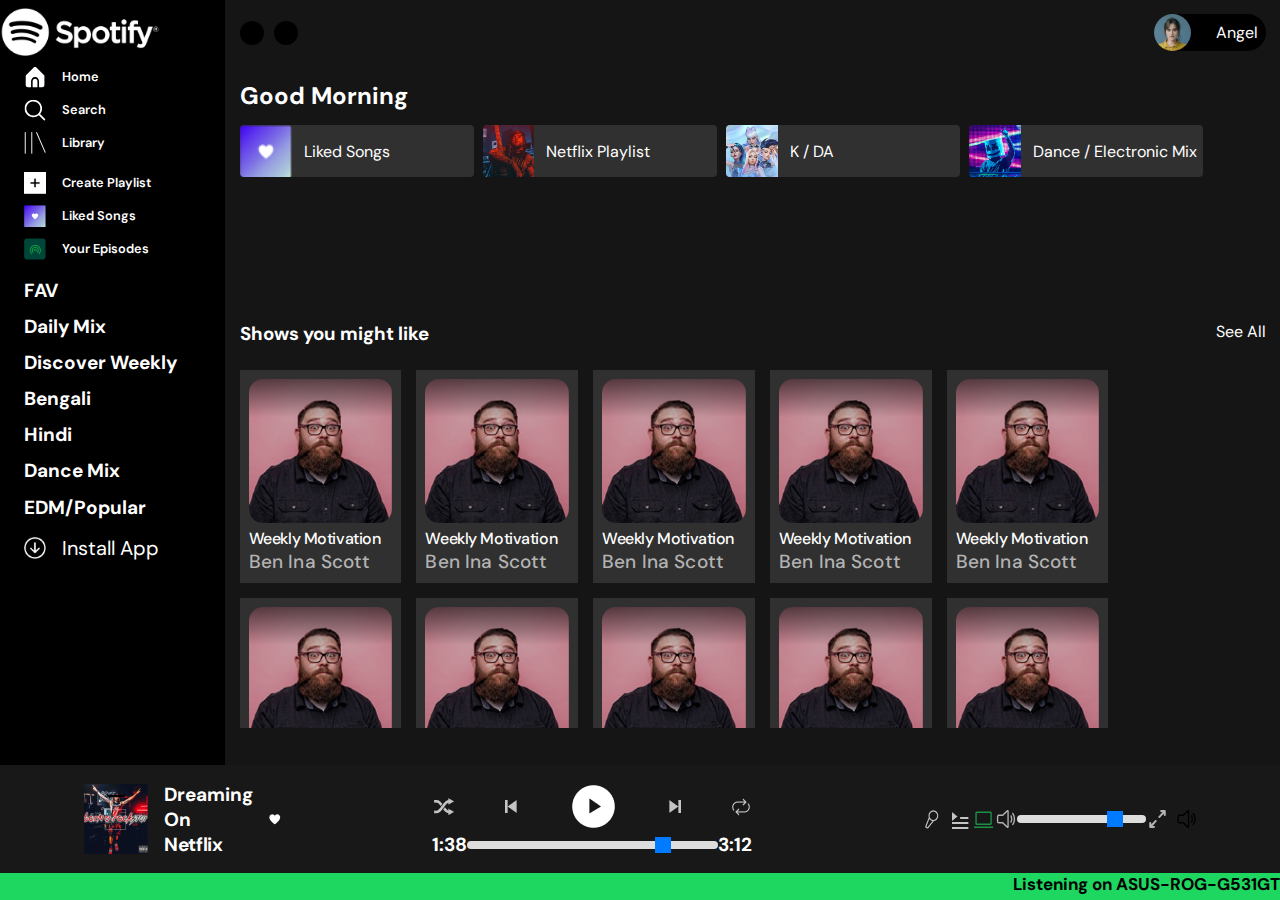
<file: index.html>
<!DOCTYPE html>
<html lang="en">
  <head>
    <meta charset="UTF-8" />
    <meta name="viewport" content="width=device-width, initial-scale=1.0" />
    <title>Spotify Clone</title>
    <link rel="stylesheet" href="./style.css" />
    <link
      href="https://cdn.jsdelivr.net/npm/bootstrap@5.0.2/dist/css/bootstrap.min.css"
      rel="stylesheet"
      integrity="sha384-EVSTQN3/azprG1Anm3QDgpJLIm9Nao0Yz1ztcQTwFspd3yD65VohhpuuCOmLASjC"
      crossorigin="anonymous"
    />
  </head>
  <body>
    <main>
      <div class="container">
        <div class="sidebars">
          <img
            id="logo"
            src="./media/Spotify_Logo_RGB_Black.png"
            alt="spotify-logo"
          />
          <!-- Sidebar - 1 -->
          <div class="topicon sidedivs">
            <div class="linkflex">
              <img src="./media/home.svg" alt="home" />
              <a href="#">Home</a>
            </div>
            <div class="linkflex">
              <img src="./media/searchh.svg" alt="searchh" />
              <a href="#">Search</a>
            </div>
            <div class="linkflex">
              <img src="./media/library.svg" alt="library" />
              <a href="#">Library</a>
            </div>
          </div>
          <!-- Sidebar - 2 -->
          <div class="album sidedivs">
            <div class="linkflex">
              <img src="./media/plus.png" alt="plus" />
              <a href="#">Create Playlist</a>
            </div>
            <div class="linkflex">
              <img src="./media/purpleheart.png" alt="purpleheart" />
              <a href="#">Liked Songs</a>
            </div>
            <div class="linkflex">
              <img src="./media/hotspot.png" alt="hotspot" />
              <a href="#">Your Episodes</a>
            </div>
          </div>
          <!-- Sidebar - 3 -->
          <div class="favalbums sidedivs">
            <a href="#"><p>FAV</p></a>
            <a href="#"><p>Daily Mix</p></a>
            <a href="#"><p>Discover Weekly</p></a>
            <a href="#"><p>Bengali</p></a>
            <a href="#"><p>Hindi</p></a>
            <a href="#"><p>Dance Mix</p></a>
            <a href="#"><p>EDM/Popular</p></a>
          </div>
          <div class="install sidedivs">
            <div class="linkflex">
              <img src="./media/install.png" alt="install" />
              <button id="install-btn">Install App</button>
            </div>
          </div>
        </div>
        <div class="main-area bg.ldark">
          <div class="head">
            <div class="greatless">
              <div class="less"></div>
              <div class="great"></div>
            </div>
            <div class="user">
              <img src="./media/user2.png" alt="user" />
              <div class="name">Angel</div>
            </div>
          </div>
          <div class="maincontent">
            <div class="mainleft">
              <h2 class="h2">Good Morning</h2>
              <div class="midcards">
                <div class="mcard">
                  <img class="simg" src="./media/purpleheart.png" alt="purpleheart" />
                  <div class="mtext">Liked Songs</div>
                </div>
                <div class="mcard">
                  <img class="simg" src="./media/man.png" alt="man" />
                  <div class="mtext">Netflix Playlist</div>
                </div>
                <div class="mcard">
                  <img class="simg" src="./media/KDA.png" alt="K/DA" />
                  <div class="mtext">K / DA</div>
                </div>
                <div class="mcard">
                  <img class="simg" src="./media/marshmellow.png" alt="marshmellow" />
                  <div class="mtext">Dance / Electronic Mix</div>
                </div>
              </div>
              <div class="see">
                <h3 class="h2">Shows you might like</h3>
                <a href="index-2.html" target="_blank">See All</a>
              </div>
              <div class="btmcards">
                <div class="bcard">
                  <div class="carditem">
                    <img src="./media/Rectangle 21.png" alt="ArtistImage" />
                    <h5>Weekly Motivation</h5>
                    <p>Ben Ina Scott</p>
                  </div>
                </div>
                <div class="bcard">
                  <div class="carditem">
                    <img src="./media/Rectangle 21.png" alt="ArtistImage" />
                    <h5>Weekly Motivation</h5>
                    <p>Ben Ina Scott</p>
                  </div>
                </div>
                <div class="bcard">
                  <div class="carditem">
                    <img src="./media/Rectangle 21.png" alt="ArtistImage" />
                    <h5>Weekly Motivation</h5>
                    <p>Ben Ina Scott</p>
                  </div>
                </div>
                <div class="bcard">
                  <div class="carditem">
                    <img src="./media/Rectangle 21.png" alt="ArtistImage" />
                    <h5>Weekly Motivation</h5>
                    <p>Ben Ina Scott</p>
                  </div>
                </div>
                <div class="bcard">
                  <div class="carditem">
                    <img src="./media/Rectangle 21.png" alt="ArtistImage" />
                    <h5>Weekly Motivation</h5>
                    <p>Ben Ina Scott</p>
                  </div>
                </div>
                <div class="bcard">
                  <div class="carditem">
                    <img src="./media/Rectangle 21.png" alt="ArtistImage" />
                    <h5>Weekly Motivation</h5>
                    <p>Ben Ina Scott</p>
                  </div>
                </div>
                <div class="bcard">
                  <div class="carditem">
                    <img src="./media/Rectangle 21.png" alt="ArtistImage" />
                    <h5>Weekly Motivation</h5>
                    <p>Ben Ina Scott</p>
                  </div>
                </div>
                <div class="bcard">
                  <div class="carditem">
                    <img src="./media/Rectangle 21.png" alt="ArtistImage" />
                    <h5>Weekly Motivation</h5>
                    <p>Ben Ina Scott</p>
                  </div>
                </div>
                <div class="bcard">
                  <div class="carditem">
                    <img src="./media/Rectangle 21.png" alt="ArtistImage" />
                    <h5>Weekly Motivation</h5>
                    <p>Ben Ina Scott</p>
                  </div>
                </div>
                <div class="bcard">
                  <div class="carditem">
                    <img src="./media/Rectangle 21.png" alt="ArtistImage" />
                    <h5>Weekly Motivation</h5>
                    <p>Ben Ina Scott</p>
                  </div>
                </div>
                <div class="bcard">
                  <div class="carditem">
                    <img src="./media/Rectangle 21.png" alt="ArtistImage" />
                    <h5>Weekly Motivation</h5>
                    <p>Ben Ina Scott</p>
                  </div>
                </div>
              </div>
            </div>
          </div>
        </div>
      </div>
      <div class="foot">
        <div class="player">
          <div class="playerleft">
            <img src="./media/playing-img.png" alt="PlayedSong" />
            <div class="playedtext">
              <div class="textonly">
                <p>Dreaming On</p>
                <p id="singer">Netflix</p>
              </div>
              <img src="./media/heart.png" alt="Liked" />
            </div>
          </div>
          <div class="playermid">
            <div class="midup">
              <img src="./media/shuffle.png" alt="shuffle"/>
              <img src="./media/previous.png" alt="previous" />
              <img src="./media/gridicons_play.png" alt="play" />
              <img src="./media/next.png" alt="next" />
              <img src="./media/loop.png" alt="loop" />
            </div>
            <div class="middown">
              <p>1:38</p>
              <input type="range" id="music" name="music" min="0" max="100" value="80" />
              <p>3:12</p>
            </div>
          </div>
          <div class="playerright">
            <img class="rhythmic" src="./media/microphone.png" alt="microphone" />
            <img class="rhythmic" src="./media/query-queue.png" alt="query-queue" />
            <img class="rhythmic" src="./media/carbon_laptop.png" alt="carbon_laptop"/>
            <img class="rhythmic" src="./media/speaker-white.png" alt="speaker-white" />
            <input type="range" class="rhythmic" id="volumid" name="volume" min="0" max="100" value="80" />
            <img class="rhythmic" src="./media/strech-speaker.png" alt="strech-speaker" />
          </div>
        </div>
        <p id="foottext">Listening on ASUS-ROG-G531GT</p>
      </div>
    </main>
  </body>
</html>
</file>
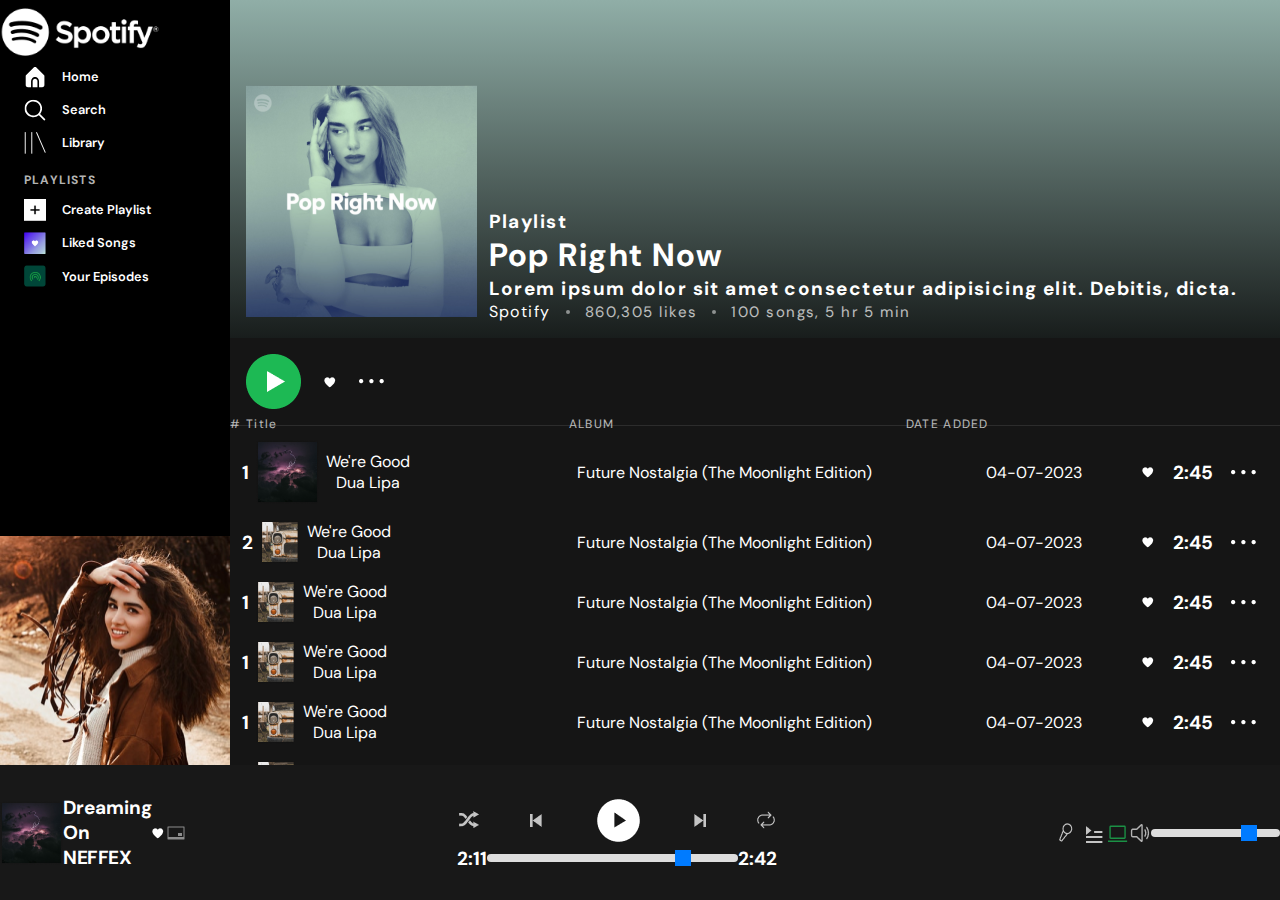
<file: index-2.html>
<!DOCTYPE html>
<html lang="en">
<head>
    <meta charset="UTF-8">
    <meta name="viewport" content="width=device-width, initial-scale=1.0">
    <title>Spotify Clone</title>
    <link rel="stylesheet" href="./style.css"/>
    <link rel="stylesheet" href="./style-2.css" />
    <link
      href="https://cdn.jsdelivr.net/npm/bootstrap@5.0.2/dist/css/bootstrap.min.css"
      rel="stylesheet"
      integrity="sha384-EVSTQN3/azprG1Anm3QDgpJLIm9Nao0Yz1ztcQTwFspd3yD65VohhpuuCOmLASjC"
      crossorigin="anonymous"
    />
</head>
<body>
    <div class="container">
        <div class="sidebars">
          <img
            id="logo"
            src="./media/Spotify_Logo_RGB_Black.png"
            alt="spotify-logo"
          />
          <!-- Sidebar - 1 -->
          <div class="topicon sidedivs">
            <div class="linkflex">
              <img src="./media/home.svg" alt="Home" />
              <a href="#">Home</a>
            </div>
            <div class="linkflex">
              <img src="./media/searchh.svg" alt="Search" />
              <a href="#">Search</a>
            </div>
            <div class="linkflex">
              <img src="./media/library.svg" alt="Library" />
              <a href="#">Library</a>
            </div>
          </div>
             <!-- Sidebar - 2 -->
             <div class="album sidedivs" id="album-playlist">
                <p>Playlists</p>
                <div class="linkflex">
                  <img src="./media/plus.png" alt="" />
                  <a href="#">Create Playlist</a>
                </div>
                <div class="linkflex">
                  <img src="./media/purpleheart.png" alt="purpleheart" />
                  <a href="#">Liked Songs</a>
                </div>
                <div class="linkflex">
                  <img src="./media/hotspot.png" alt="hotspot" />
                  <a href="#">Your Episodes</a>
                </div>
              </div>
              <img id="albumart-playlist" src="./media/album art.png"alt="album-art">
        </div>
        <div class="mainarea-playlist bg.ldark">
            <div class="top-one">
              <div class="genre-img">
                <img src="./media/pop-rn.png" alt="Genre-Playlist">
              </div>
              <div class="genre-text">
                <p>Playlist</p>
                <h1>Pop Right Now</h1>
                <p>Lorem ipsum dolor sit amet consectetur adipisicing elit. Debitis, dicta.</p>
                <div class="genre-foot">
                    <div class="spoti">Spotify</div>
                    <svg class="genre-short-text" xmlns="http://www.w3.org/2000/svg" width="4" height="4" viewbox="0 0 4 4" fill="none">
                        <circle opacity="0.7" cx="2" cy="2" r="2" fill="white"/>
                    </svg>
                    <div class="likes genre-short-text">860,305 likes</div>
                    <svg class="genre-short-text" xmlns="http://www.w3.org/2000/svg" width="4" height="4" viewbox="0 0 4 4" fill="none">
                        <circle opacity="0.7" cx="2" cy="2" r="2" fill="white"/>
                    </svg>
                    <div class="genre-info genre-short-text">100 songs, 5 hr 5 min</div>
                </div>
              </div>
            </div>
            <div class="top-second">
                <div class="btns">
                    <img id="pl-btns" src="./media/play.png" alt="Play">
                    <img src="./media/heart.png" alt="Like-Playlist">
                    <img src="./media/three-dot.png" alt="More-Options">
                </div>
            </div>
            <div class="top-third">
                <div class="bor"></div>
                <div class="table-heads">
                    <div class="heads-text">
                        #  Title
                    </div>
                    <div class="heads-text">
                        ALBUM
                    </div>
                    <div class="heads-text">
                        DATE ADDED
                    </div>
                    <div class="heads-text">
                        
                    </div>
                </div>
            </div>
            <div class="table-wrapper">
                <table class="custom-table">
                  <tr>
                    <td>
                        <p>1</p>
                        <img src="./media/Rectangle 9.png" alt="SongImage">
                        <div class="songdetails">
                            <div class="songname">We're Good</div>
                            <div class="author">Dua Lipa</div>
                        </div>
                    </td>
                    <td>Future Nostalgia (The Moonlight Edition)</td>
                    <td>04-07-2023</td>
                    <td>
                        <div class="moreMenu">
                            <img src="./media/heart.png" alt="LikeSong">
                            <p>2:45</p>
                            <img src="./media/three-dot.png" alt="More-Options">
                        </div>
                    </td>
                  </tr>
                  <tr>
                    <td>
                        <p>2</p>
                        <img src="./media/list img.png" alt="SongImage">
                        <div class="songdetails">
                            <div class="songname">We're Good</div>
                            <div class="author">Dua Lipa</div>
                        </div>
                    </td>
                    <td>Future Nostalgia (The Moonlight Edition)</td>
                    <td>04-07-2023</td>
                    <td>
                        <div class="moreMenu">
                            <img src="./media/heart.png" alt="LikeSong">
                            <p>2:45</p>
                            <img src="./media/three-dot.png" alt="More-Options">
                        </div>
                    </td>
                  </tr>
                  <tr>
                    <td>
                        <p>1</p>
                        <img src="./media/list img.png" alt="SongImage">
                        <div class="songdetails">
                            <div class="songname">We're Good</div>
                            <div class="author">Dua Lipa</div>
                        </div>
                    </td>
                    <td>Future Nostalgia (The Moonlight Edition)</td>
                    <td>04-07-2023</td>
                    <td>
                        <div class="moreMenu">
                            <img src="./media/heart.png" alt="LikeSong">
                            <p>2:45</p>
                            <img src="./media/three-dot.png" alt="More-Options">
                        </div>
                    </td>
                  </tr>
                  <tr>
                    <td>
                        <p>1</p>
                        <img src="./media/list img.png" alt="SongImage">
                        <div class="songdetails">
                            <div class="songname">We're Good</div>
                            <div class="author">Dua Lipa</div>
                        </div>
                    </td>
                    <td>Future Nostalgia (The Moonlight Edition)</td>
                    <td>04-07-2023</td>
                    <td>
                        <div class="moreMenu">
                            <img src="./media/heart.png" alt="LikeSong">
                            <p>2:45</p>
                            <img src="./media/three-dot.png" alt="More-Options">
                        </div>
                    </td>
                  </tr>
                  <tr>
                    <td>
                        <p>1</p>
                        <img src="./media/list img.png" alt="SongImage">
                        <div class="songdetails">
                            <div class="songname">We're Good</div>
                            <div class="author">Dua Lipa</div>
                        </div>
                    </td>
                    <td>Future Nostalgia (The Moonlight Edition)</td>
                    <td>04-07-2023</td>
                    <td>
                        <div class="moreMenu">
                            <img src="./media/heart.png" alt="LikeSong">
                            <p>2:45</p>
                            <img src="./media/three-dot.png" alt="More-Options">
                        </div>
                    </td>
                  </tr>
                  <tr>
                    <td>
                        <p>1</p>
                        <img src="./media/list img.png" alt="SongImage">
                        <div class="songdetails">
                            <div class="songname">We're Good</div>
                            <div class="author">Dua Lipa</div>
                        </div>
                    </td>
                    <td>Future Nostalgia (The Moonlight Edition)</td>
                    <td>04-07-2023</td>
                    <td>
                        <div class="moreMenu">
                            <img src="./media/heart.png" alt="LikeSong">
                            <p>2:45</p>
                            <img src="./media/three-dot.png" alt="More-Options">
                        </div>
                    </td>
                  </tr>
                  <tr>
                    <td>
                        <p>1</p>
                        <img src="./media/list img.png" alt="SongImage">
                        <div class="songdetails">
                            <div class="songname">We're Good</div>
                            <div class="author">Dua Lipa</div>
                        </div>
                    </td>
                    <td>Future Nostalgia (The Moonlight Edition)</td>
                    <td>04-07-2023</td>
                    <td>
                        <div class="moreMenu">
                            <img src="./media/heart.png" alt="LikeSong">
                            <p>2:45</p>
                            <img src="./media/three-dot.png" alt="More-Options">
                        </div>
                    </td>
                  </tr>
                  <tr>
                    <td>
                        <p>1</p>
                        <img src="./media/list img.png" alt="SongImage">
                        <div class="songdetails">
                            <div class="songname">We're Good</div>
                            <div class="author">Dua Lipa</div>
                        </div>
                    </td>
                    <td>Future Nostalgia (The Moonlight Edition)</td>
                    <td>04-07-2023</td>
                    <td>
                        <div class="moreMenu">
                            <img src="./media/heart.png" alt="LikeSong">
                            <p>2:45</p>
                            <img src="./media/three-dot.png" alt="More-Options">
                        </div>
                    </td>
                  </tr>
                  
                  <!-- Add more rows as needed -->
                </table>
              </div>
              
        </div>
        <div class="foot-playlist">
            <div class="player-playlist">
                <div class="playerleft-playlist">
                    <img src="./media/Rectangle 9.png"
                        alt="Played Song">
                    <div class="playedtext-playlist">
                        <div class="textonly-playlist">
                            <p>Dreaming On</p>
                            <p id="singer">NEFFEX</p>
                        </div>
                        <img src="./media/heart.png"
                            alt="Liked">
                        <img src="./media/pip.png" alt="Picture-in-Picture">
                    </div>
                </div>
                <div class="playermid-playlist">
                    <div class="midup-playlist">
                        <img src="./media/shuffle.png"
                            alt="shuffle">
                        <img src="./media/previous.png"
                            alt="previous">
                        <img src="./media/gridicons_play.png"
                            alt="play">
                        <img src="./media/next.png"
                            alt="next">
                        <img src="./media/loop.png" alt="loop">
                    </div>
                    <div class="middown-playlist">
                        <p>2:11</p>
                        <input type="range" id="musicid" name="music" min="0" max="100" value="80">
                        <p>2:42</p>
                    </div>
                </div>
                <div class="playerright-playlist">
                    <img class="rytmic" src="./media/microphone.png"
                        alt="microphone">
                    <img class="rytmic" src="./media/query-queue.png"
                        alt="query-queue">
                    <img class="rytmic" src="./media/carbon_laptop.png"
                        alt="carbon_laptop">
                    <img class="rytmic" src="./media/speaker-white.png"
                        alt="speaker-white">
                    <input type="range" id="volumid" name="volume" min="0" max="100" value="80">
                </div>
            </div>
        </div>
</main>

</body>

</html>
</file>
<file: style.css>
@import url('https://fonts.googleapis.com/css2?family=DM+Sans:opsz@9..40&family=Roboto&display=swap');

* {
    margin: 0px;
    padding: 0px;
    color: white;
    font-family: DM sans;
}
.container{
    display: flex;
    flex: 1;
    overflow: hidden;
    background-color: black;
    height: 85vh;
}
.main-area{
    flex: 0.82;
    padding: .9em;
    background-color: rgb(21, 21, 21);
    height: 100%;
}
.sidebars{
    flex: 0.18;
    position: relative;
    background-color: black;
    display: flex;
    flex-direction: column;
    gap: 0.1rem;
    height: 100%;
}
#install-btn{
    background-color: transparent;
    border: none !important;
    font-size: 20px;
}
#install-btn:hover{
    cursor: pointer;
}
#logo{
    width:10rem;
    height: 3rem;
    margin-bottom: 0.5rem;
    margin-top: 0.5rem;
}
.topicon{
    display: flex;
    flex-direction: column;
    border-radius: 0.5rem;
}
.sidedivs{
    display: flex;
    flex-direction: column;
    gap: 0.7rem;
    margin-bottom: 16px;
    padding-inline: 1.5rem;
}
.linkflex{
    display: flex;
    justify-content: flex-start;
    gap: 1rem;
    align-items: center;
    font-weight: 600;
    font-size: 0.8rem;
    cursor: pointer;
    height: 1.375rem;
}
.linkflex>img{
    height: 1.375rem;
    width: 1.375rem;
}
.linkflex:hover{
    opacity: 1;
    transition: all 0.3s;
    background-color: rgb(40,40,40);
}
.albumicons{
    width: 1rem;
    height: 1rem;
    background-color: white !important;
    align-items: center;
    text-align: center;
    display: flex;
    justify-content: center;
    border-radius: 0.0625rem;
}
#gradient{
    background: linear-gradient(135deg, #4000F4 0%, #603AED 22.48%, #7C6EE6 46.93%, #979FE1 65.71%, #A2B3DE 77.68%, #ADC8DC 88.93%, #C0ECD7 100%);
}
#color{
    border-radius: 0.3125rem;
    background: #004638;
}
p{
    color: #FFF;
    font-family: DM sans;
    font-size: 1.187rem;
    font-weight: 700;
}
a{
    text-decoration: none;
    color: white;
}
.head{
    display: flex;
    margin-bottom: 1.8rem;
    justify-content: space-between;
    align-items: center;
}
.greatless{
    display: flex;
    gap: 10px;
}
.great,.less{
    border-radius: 50%;
    width: 24px;
    height: 24px;
    background-color: black !important;
    text-align: center;
    align-items: center;
}
.less{
    color: white;
}
.great{
    color: grey;
}
.user{
    display: flex;
    border-radius: 20px 20px 20px 20px;
    align-items: center;
    justify-content: space-between;
    background-color: black !important;
    width: 7rem;
}
.user>img{
    width: 2.3125rem;
    height: 2.3125rem;
    border-radius: 2.3125rem;
}
.name{
    margin-right: 0.5rem;
}
.maincontent{
    display: flex;
    justify-content: space-around;
}
.mainleft{
    flex: 1;
    overflow: scroll;
    height: 72vh;
}
.mainleft::-webkit-scrollbar{
    display: none;
}
.see{
    display: flex;
    justify-content: space-between;
}
.bg-black{
    background-color: black !important;
}
.midcards{
    display: flex;
    flex-wrap: wrap;
    overflow: scroll;
    height: 28%;
    margin: 14px 0px;
}
.midcards::-webkit-scrollbar{
    display: none;
}
.mcard{
    display: flex;
    width: 14.625rem;
    height: 3.25rem;
    background-color: rgb(48,48,48);
    align-items: center;
    border-radius: 0.25rem;
    overflow: hidden;
    flex-wrap: wrap;
    margin: 0px 9px 9px 0px;
}
.mtext{
    margin-left: 12px;
}
.simg{
    height: 100%;
}
.see{
    margin-bottom: 1.5rem;
}
.btmcards{
    display: flex;
    flex-wrap: wrap;
}
.bcard{
    padding: 9px;
    display: flex;
    flex-direction: column;
    justify-content: space-around;
    background-color: rgb(48,48,48);
    margin: 0px 15px 15px 0px;
}
.bcard:hover{
    box-shadow: 0px 2px 4px rgb(230, 212, 212);
}
.mcard:hover{
    box-shadow: 0px 2px 4px rgb(230, 212, 212);
}
.carditem>img{
    border-radius: 0.875rem;
    width: 8.98613rem;
    height: 8.9955rem;
}
.carditem>p{
    color: #B3B3B3;
    font-family: DM sans;
    font-weight: 500;
    line-height: normal;
    letter-spacing: 0.00938rem;
}
.carditem>h5{
    color: #FFF;
    font-family: DM sans;
    font-size: 1rem;
    font-weight: 500;
    letter-spacing: -0.02625rem;
}
.foot{
    position: fixed !important;
    bottom: 0px;
    width: 100%;
    height: 15vh;
    background-color: rgb(30,215,96);
}
.playerleft{
    display: flex;
    justify-content: space-between;
    align-items: center;
    width: 14%;
    gap: 1rem;
}
.playedtext{
    display: flex;
    justify-content: center;
    align-items: center;
    gap: 1rem;
}
#singer{
    color: #FFF;
    font-family: DM sans;
    letter-spacing: -0.02625rem;
}
.midup{
    display: flex;
    justify-content: space-between;
    align-items: center;
    width: 20rem;
}
.playermid{
    display: flex;
    flex-direction: column;
    align-items: center;
}
.middown{
    display: flex;
    justify-content: space-between;
    align-items: center;
    width: 20rem;
}
.middown>img{
    height: 5px;
    width: 22.125rem;
}
.playerright{
    display: flex;
    justify-content: space-between;
    align-items: center;
}
.player{
    height: 80%;
    display: flex;
    justify-content: space-around;
    align-items: center;
    background-color: rgb(24,24,24);
}
#foottext{
    color: #000;
    font-family: DM sans;
    font-size: 1.0625rem;
    font-style: normal;
    font-weight: 700;
    line-height: normal;
    text-align: right;
}
/* Playlist */
/* range input track */
input[type="range"]
{
    /* Remove default styles on WebKit/Blink */
    -webkit-appearance: none;
    /* Full-width */
    width: 100%;
    /*Height of the track  */
    height: 8px;
    /* Default background color of the track */
    background-color: #ddd;
    /* Rounded corners */
    border-radius: 4px;
    /* Remove the outline on focus */
    outline: none;
}
/* range input thumb */
input[type="range"]::-webkit-slider-thumb{
    /* Remove default styles on WebKit/Blink */
    -webkit-appearance: none;
    /* Remove default styles on other browsers */
    appearance: none;
    width: 16px;
    height: 16px;
    background-color: #007bff;
    border: 2px solid #007bff;
    /* Show a pointer cursor on hover */
    cursor: pointer;
}
/* range input thumb on hover */
input[type="range"]::-webkit-slider-thumb:hover{
    background-color: #0056b3;
}
/* range input thumb on active */
input[type="range"]::-webkit-slider-thumb:active{
    background-color: #003e80;
}
/* Large Screens */
@media(min-width: 1200px)
{

}
/* Medium Screens */
@media(min-width: 768px) and (max-width: 1199px)
{
    #logo{
        width: 7rem;
        height: 2rem;
    }
    .foot-song-img{
        height: 62px;
    }
    .sidedivs,.favalbums{
        gap: 0.3rem;
    }
}
/* Small Screens */
@media(min-width: 426px) and (max-width: 767px)
{
    .midup,.middown{
        width: 12rem;
    }
    .rhythmic:nth-child(1)
    {
        display: none;
    }
    .rhythmic:nth-child(2)
    {
        display: none;
    }
    .rhythmic:nth-child(3)
    {
        display: none;
    }
    .rhythmic:nth-child(4)
    {
        display: none;
    }
    .rhythmic:nth-child(5)
    {
        display: none;
    }
    .rhythmic:nth-child(6)
    {
        display: none;
    }
    .textonly{
        display: none;
    }
    .sidedivs{
        gap: 0.1rem;
    }
    .sidebar{
        gap: 0rem;
    }

}
@media(max-width: 425px)
{
    .midup,.middown{
        width: 12rem;
    }
    .rhythmic:nth-child(1)
    {
        display: none;
    }
    .rhythmic:nth-child(2)
    {
        display: none;
    }
    .rhythmic:nth-child(3)
    {
        display: none;
    }
    .rhythmic:nth-child(4)
    {
        display: none;
    }
    .rhythmic:nth-child(5)
    {
        display: none;
    }
    .rhythmic:nth-child(6)
    {
        display: none;
    }
    .textonly{
        display: none;
    }
    .sidedivs{
        gap: 0.1rem;
    }
    .sidebar{
        gap: 0rem;
    }
    .h2,.see>a{
        font-size: 14px;
    }
}
</file>
<file: style-2.css>
@import url('https://fonts.googleapis.com/css2?family=DM+Sans:opsz,wght@9..40,300&family=Delicious+Handrawn&display=swap');


* {
    margin: 0;
    padding: 0;

    color: white;
    font-family: DM sans;
}

.top-one {
    background: linear-gradient(180deg, #90AEA7 0%, #000 120%);
    height: 40%;
    display: flex;
    padding: 1rem;
    display: flex;
    align-items: flex-end;
    gap: 0.7rem;

}
#album-playlist>p{
    color: #B3B3B3;
font-size: 0.75rem;

font-weight: 700;
line-height: 1rem; /* 133.333% */
letter-spacing: 0.075rem;
text-transform: uppercase;
}
#albumart-playlist{
    width: 100%;
    position: absolute;
    bottom: 0;
    top: 1;
    height: 30%;
}
.mainarea-playlist {
    background-color: rgb(21, 21, 21);
    flex: 0.82;
    background-color: rgb(21, 21, 21);
    height: 100%;
}

.foot-playlist {

    position: fixed !important;
    bottom: 0;
    width: 100%;
    height: 15vh;
    background-color: rgb(30, 215, 96);

}

.playerleft-playlist {
    display: flex;
    justify-content: space-between;
    align-items: center;
    width: 14%;

}

.playedtext-playlist {
    display: flex;
    justify-content: center;
    align-items: center;
}

#singer-playlist {
    color: #FFF;
    font-family: DM Sans;
    letter-spacing: -0.02625rem;
}

.midup-playlist {
    display: flex;
    justify-content: space-between;
    align-items: center;
    width: 20rem;
}

.playermid-playlist {
    display: flex;
    flex-direction: column;
    align-items: center;
}

.middown-playlist {
    display: flex;
    justify-content: space-between;
    align-items: center;
    width: 20rem;

}

.middown-playlist>img {
    height: 5px;
    width: 22.125rem;
}


.playerright-playlist {
    display: flex;
    justify-content: space-around;
    align-items: center;
}

.player-playlist {
    height: 100%;
    display: flex;
    justify-content: space-between;
    align-items: center;
    background-color: rgb(24, 24, 24);
}

#foottext-playlist {
    color: #000;
    font-family: DM Sans;
    font-size: 1.0625rem;
    font-style: normal;
    font-weight: 700;
    line-height: normal;
    text-align: right;
}

.genre-foot {
    display: flex;
    align-items: center;
    gap: 0.9375rem;
}

.genre-short-text {
    color: #FFF;
    font-size: 0.9375rem;
    opacity: 0.699999988079071;
}

.genre-text {
    /* padding-top: 10.3125rem; */
    letter-spacing: 0.090rem;

}

.top-second {
    padding: 1rem;
}

.btns {
    display: flex;
    justify-content: space-between;
    align-items: center;
    width: 8.6rem;
}

.top-third {
    position: relative;
}

.bor {
    border-bottom: 1px solid white;
    opacity: 0.10000000149011612;


}

.table-heads {
    display: flex;
    justify-content: space-between;
    margin-top: -10px;
}

.heads-text {
    color: #FFF;
    font-size: 0.75rem;
    font-weight: 400;
    line-height: normal;
    letter-spacing: 0.0825rem;
    opacity: 0.699999988079071;
}

/* Table Wrapper */
.table-wrapper {
    width: 100%;
    overflow-x: auto;
    /* Enable horizontal scrolling for small screens if needed */
    overflow-y: scroll;
    height: 47%;
}
.table-wrapper::-webkit-scrollbar {
    display: none;
    /* for Chrome, Safari, and Opera */
  }
/* Table Styling */
.custom-table {
    width: 100%;
    border-collapse: collapse;
    /* Remove cell spacing */
}

.custom-table th,
.custom-table td {
    padding: 8px 12px;
}

.custom-table th {
    font-weight: bold;
    text-align: left;
}

.custom-table tr {
    background-color: transparent;
}

.custom-table tr:hover {
    border-radius: 0.3125rem;
    background: #ffffff1c;

}
.custom-table tr td{
    
    text-align: center;
}

.custom-table tr :first-child{
    display: flex;
    align-items: center;
    gap: 7px;
    
}
.moreMenu{
    display: flex;
    justify-content: space-evenly;
    align-items: center;
}



/* Large screens */
@media (min-width: 1200px) {
    
}

/* Medium screens */
@media (min-width: 768px) and (max-width: 1199px) {
    #album-playlist{
        gap:0.7rem;
    } 
}

/* Small screens */
@media (min-width: 592px) and (max-width: 767px) {
    .midup, .middown{
        width: 12rem;
    }
    .rytmic:nth-child(1){
        display: none;
    }
    .rytmic:nth-child(2){
        display: none;
    }
    .rytmic:nth-child(3){
        display: none;
    }
    .rytmic:nth-child(5){
        display: none;
    }
    .rytmic:nth-child(6){
        display: none;
    }
    .textonly{
        display: none;
    }
    #volumid{
        display: none;
    }
    .custom-table tr td:nth-child(3){
        display: none !important;
    }
    .top-one{
        flex-direction: column;
        align-items: flex-start;
    }
    .genre-img>img{
        height: 105px;
        width: 105px;
    }
    .genre-text{
        font-size: 9px;
    }
    .table-heads div:nth-child(3){
        display: none !important;
    }
    td{
        font-size: 12px;
    }
    
}
@media (min-width: 320px) and (max-width:591px) {
    #pl-btns{
        width: 18px;
        height: 20px;
    }
    .btns{
        width: 4.6rem;
    }
    .genre-short-text{
        display: none;
    }
    .midup-playlist, .middown-playlist{
        width: 12rem;
    }
    .rytmic:nth-child(1){
        display: none;
    }
    .rytmic:nth-child(2){
        display: none;
    }
    .rytmic:nth-child(3){
        display: none;
    }
    .rytmic:nth-child(5){
        display: none;
    }
    .rytmic:nth-child(6){
        display: none;
    }
    .textonly-playlist{
        display: none;
    }
    .moreMenu{
        flex-direction: column;
    }
    #volumid{
        display: none;
    }
    .custom-table tr td:nth-child(3){
        display: none !important;
    }
    .top-one{
        flex-direction: column;
        align-items: flex-start;
    }
    .genre-img>img{
        height: 105px;
        width: 105px;
    }
    .genre-text{
        font-size: 9px;
    }
    .table-heads div:nth-child(3){
        display: none !important;
    }
    td{
        font-size: 12px;
    }
}
</file>
